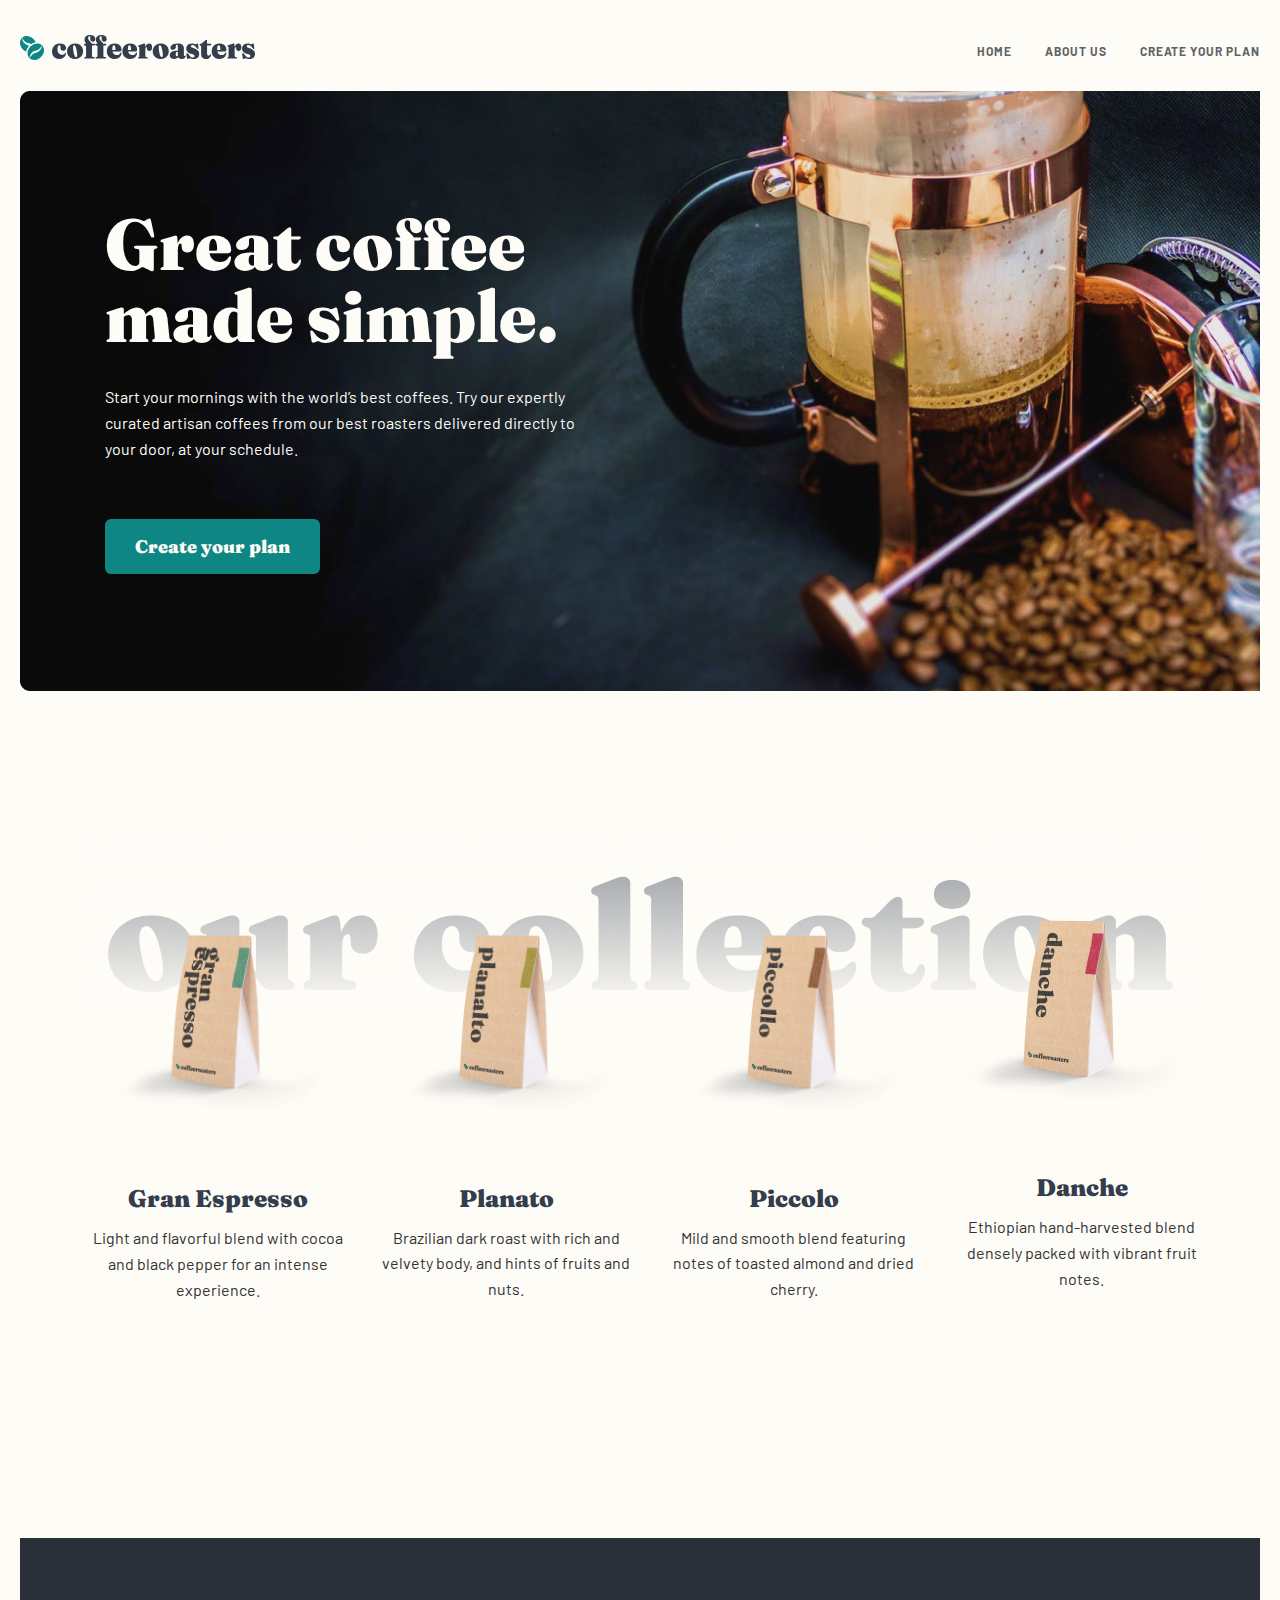
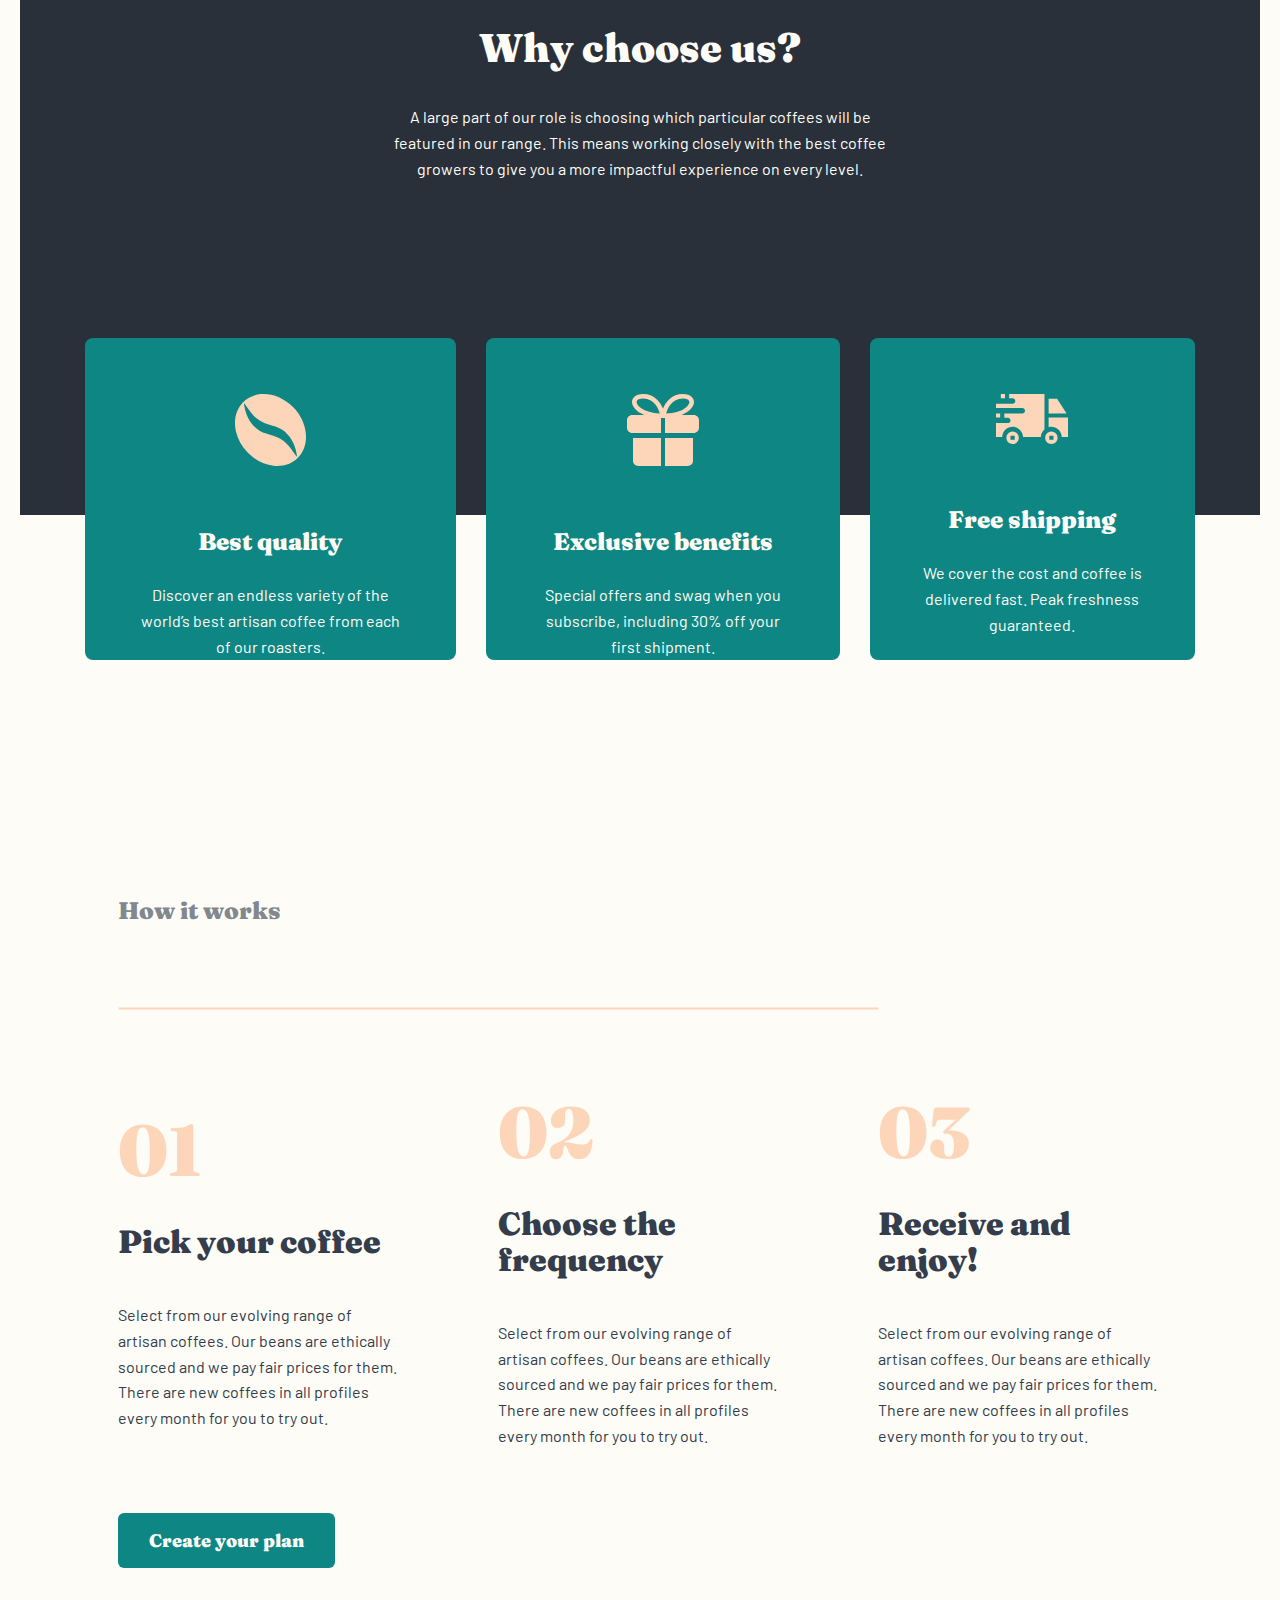
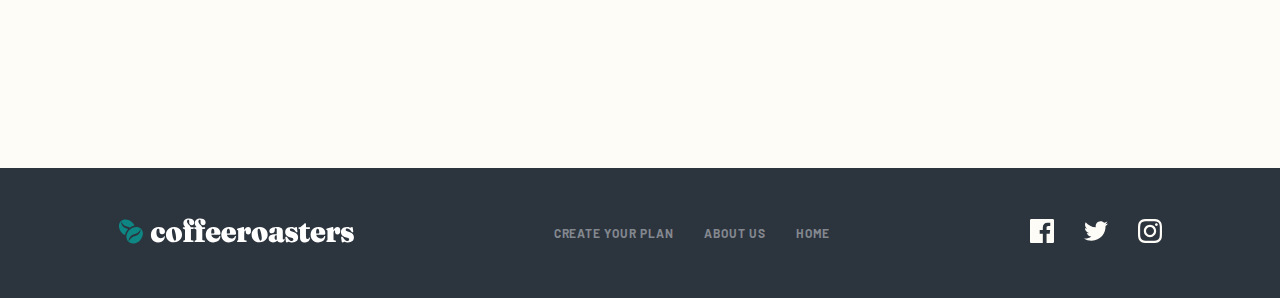
<file: index.html>
<!DOCTYPE html>
<html lang="en">
  <head>
    <meta charset="UTF-8" />
    <meta name="viewport" content="width='device-width', initial-scale=1.0" />
    <link rel="stylesheet" href="./css/main.css" />
    <title>Document</title>
  </head>
  <body>
    <header class="header">
      <div class="container">
        <div class="header__block">
          <div class="header__img">
            <img src="./images/header.svg" alt="" />
          </div>
          <ul class="header__list">
            <li class="header__item">
              <a href="#" class="header__link">HOME</a>
            </li>
            <li class="header__item">
              <a href="./about.html" class="header__link">ABOUT US</a>
            </li>
            <li class="header__item">
              <a href="#" class="header__link">Create your plan</a>
            </li>
          </ul>
        </div>
      </div>
    </header>
    <main>
      <section class="container">
        <div class="plan">
          <div class="plan__content">
            <h1 class="plan__title">Great coffee made simple.</h1>
            <p class="plan__text">
              Start your mornings with the world’s best coffees. Try our
              expertly curated artisan coffees from our best roasters delivered
              directly to your door, at your schedule.
            </p>
          </div>
          <button class="plan__btn">Create your plan</button>
        </div>
      </section>
      <section class="container collection__block">
        <div class="collection">
          <ul class="collection__list">
            <li class="collection__item">
              <div class="collection__img">
                <img src="./images/collection1.png" alt="Gran Espresso" />
              </div>
              <div class="collection__content">
                <h3 class="collection__title">Gran Espresso</h3>
                <p class="collection__text">
                  Light and flavorful blend with cocoa and black pepper for an
                  intense experience.
                </p>
              </div>
            </li>
            <li class="collection__item">
              <div class="collection__img">
                <img src="./images/collection2.png" alt="Planato" />
              </div>
              <div class="collection__content">
                <h3 class="collection__title">Planato</h3>
                <p class="collection__text">
                  Brazilian dark roast with rich and velvety body, and hints of
                  fruits and nuts.
                </p>
              </div>
            </li>
            <li class="collection__item">
              <div class="collection__img">
                <img src="./images/collection3.png" alt="Piccolo" />
              </div>
              <div class="collection__content">
                <h3 class="collection__title">Piccolo</h3>
                <p class="collection__text">
                  Mild and smooth blend featuring notes of toasted almond and
                  dried cherry.
                </p>
              </div>
            </li>
            <li class="collection__item">
              <div class="collection__img">
                <img src="./images/collection4.png" alt="Danche" />
              </div>
              <div class="collection__content">
                <h3 class="collection__title">Danche</h3>
                <p class="collection__text">
                  Ethiopian hand-harvested blend densely packed with vibrant
                  fruit notes.
                </p>
              </div>
            </li>
          </ul>
        </div>
      </section>
      <section class="container">
        <div class="choose">
          <div class="choose__content">
            <h2 class="choose__title">Why choose us?</h2>
            <p class="choose__text">
              A large part of our role is choosing which particular coffees will
              be featured in our range. This means working closely with the best
              coffee growers to give you a more impactful experience on every
              level.
            </p>
            <ul class="choose__list">
              <li class="choose__item element1">
                <div class="item__img">
                  <img src="./images/choose-item1.svg" alt="" />
                </div>
                <h3 class="item__title">Best quality</h3>
                <p class="item__text">
                  Discover an endless variety of the world’s best artisan coffee
                  from each of our roasters.
                </p>
              </li>
              <li class="choose__item element2">
                <div class="item__img">
                  <img src="./images/choose-item2.svg" alt="" />
                </div>
                <h3 class="item__title">Exclusive benefits</h3>
                <p class="item__text">
                  Special offers and swag when you subscribe, including 30% off
                  your first shipment.
                </p>
              </li>
              <li class="choose__item element3">
                <div class="item__img">
                  <img src="./images/choose-item3.svg" alt="" />
                </div>
                <h3 class="item__title">Free shipping</h3>
                <p class="item__text">
                  We cover the cost and coffee is delivered fast. Peak freshness
                  guaranteed.
                </p>
              </li>
            </ul>
          </div>
        </div>
      </section>
      <section class="works">
        <div class="container">
          <div class="works__block">
            <div class="works__img">
              <h2 class="works__title1">How it works</h2>
              <img src="./images/works-line.svg" alt="" />
            </div>
            <ul class="works__list">
              <li class="works__item">
                <h2 class="works__title">01</h2>
                <h3 class="works__subtitle">Pick your coffee</h3>
                <p class="works__text">
                  Select from our evolving range of artisan coffees. Our beans
                  are ethically sourced and we pay fair prices for them. There
                  are new coffees in all profiles every month for you to try
                  out.
                </p>
              </li>
              <li class="works__item">
                <h2 class="works__title">02</h2>
                <h3 class="works__subtitle">Choose the frequency</h3>
                <p class="works__text">
                  Select from our evolving range of artisan coffees. Our beans
                  are ethically sourced and we pay fair prices for them. There
                  are new coffees in all profiles every month for you to try
                  out.
                </p>
              </li>
              <li class="works__item">
                <h2 class="works__title">03</h2>
                <h3 class="works__subtitle">Receive and enjoy!</h3>
                <p class="works__text">
                  Select from our evolving range of artisan coffees. Our beans
                  are ethically sourced and we pay fair prices for them. There
                  are new coffees in all profiles every month for you to try
                  out.
                </p>
              </li>
            </ul>
            <button class="works__btn">Create your plan</button>
          </div>
        </div>
      </section>
    </main>
    <footer class="footer">
            <div class="footer__block">
                <ul class="footer__list">
                    <li class="footer__item">
                        <div class="footer__img">
                            <img src="./images/footer.svg" alt="">
                        </div>
                    </li>
                    <li class="footer__item">
                        <a class="footer__item__link" href="#">Create your plan</a>
                        <a class="footer__item__link" href="#">ABOUT US</a>
                        <a class="footer__item__link" href="#">HOME</a>
                    </li>
                    <li class="footer__item">
                        <a href="#">
                            <img src="./images/facebook.svg" alt="">
                        </a>
                        <a href="#">
                            <img src="./images/twitter.svg" alt="">
                        </a>
                        <a href="#">
                            <img src="./images/instagram.svg" alt="">
                        </a>
                    </li>
                </ul>
            </div>
    </footer>
  </body>
</html>
</file>
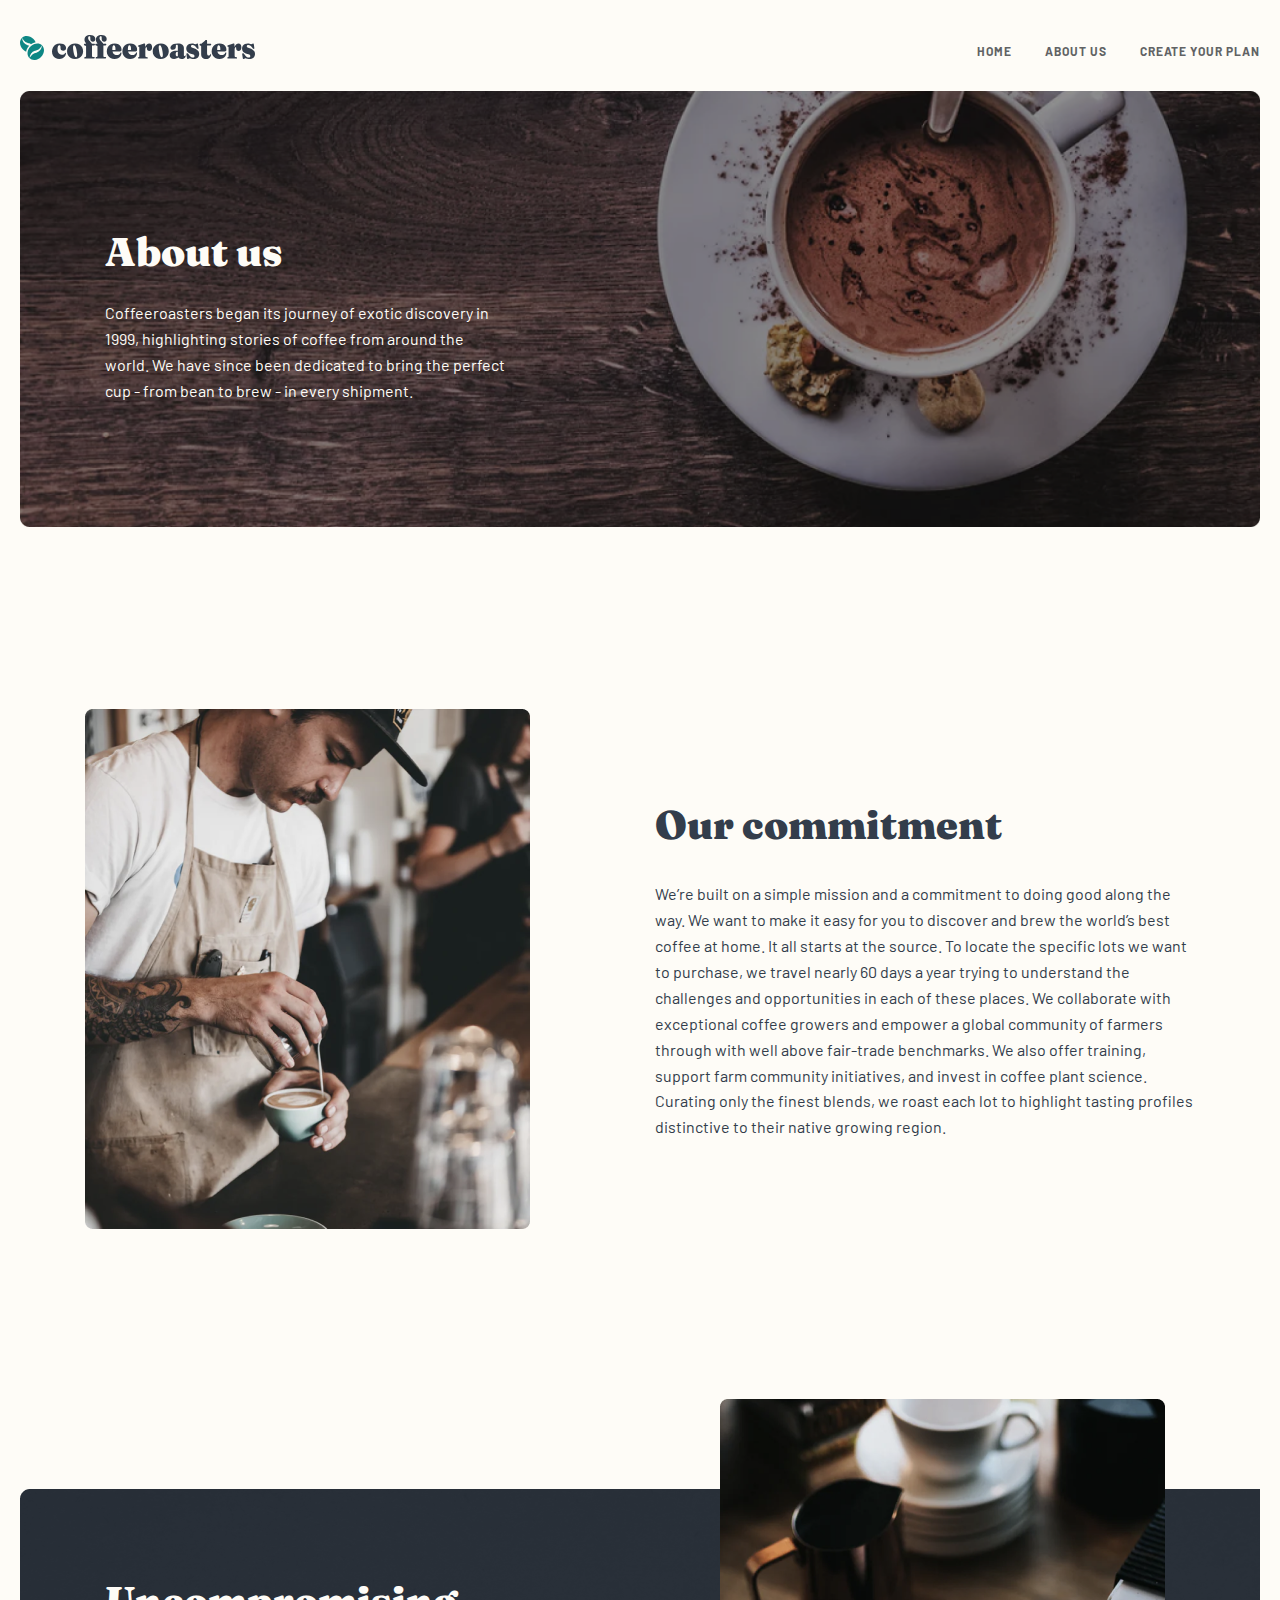
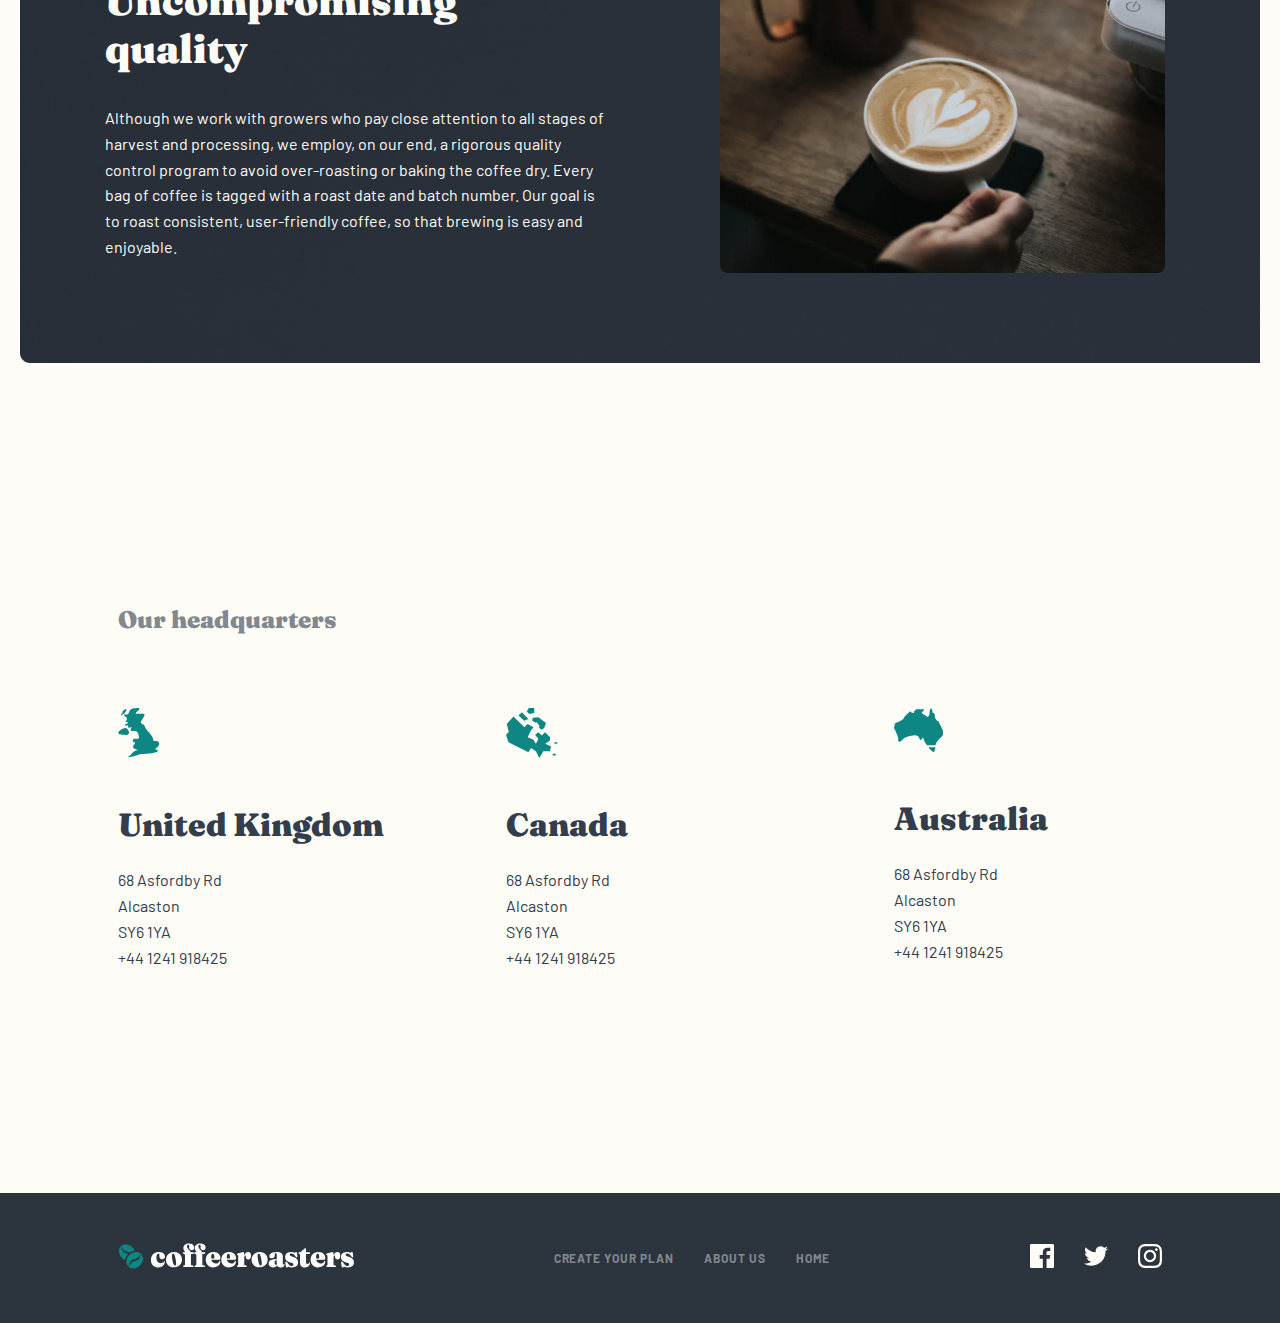
<file: about.html>
<!DOCTYPE html>
<html lang="en">
<head>
    <meta charset="UTF-8">
    <meta name="viewport" content="width=device-width, initial-scale=1.0">
    <link rel="stylesheet" href="./index.html">
    <link rel="stylesheet" href="./css/main.css">
    <title>Document</title>
</head>
<body>
    <header class="header">
        <div class="container">
          <div class="header__block">
            <div class="header__img">
              <img src="./images/header.svg" alt="" />
            </div>
            <ul class="header__list">
              <li class="header__item">
                <a href="#" class="header__link">HOME</a>
              </li>
              <li class="header__item">
                <a href="#" class="header__link">ABOUT US</a>
              </li>
              <li class="header__item">
                <a href="#" class="header__link">Create your plan</a>
              </li>
            </ul>
          </div>
        </div>
      </header>
      <main>
        <section class="about">
          <div class="container">
            <div class="about__block">
              <div class="about__content">
                <h1 class="about__title">About us</h1>
                <p class="about__text">Coffeeroasters began its journey of exotic discovery in 1999, highlighting stories of coffee from around the world. We have since been dedicated to bring the perfect cup - from bean to brew - in every shipment.</p>
              </div>
            </div>
          </div>
        </section>
        <section class="commit">
          <div class="container">
            <div class="commit__block">
              <div class="commit__img">
                <img src="./images/commit.png" alt="">
              </div>
              <div class="commit__content">
                <h2 class="commit__title">Our commitment</h2>
                <p class="commit__text">We’re built on a simple mission and a commitment to doing good along the way. We want to make it easy for you to discover and brew the world’s best coffee at home. It all starts at the source. To locate the specific lots we want to purchase, we travel nearly 60 days a year trying to understand the challenges and opportunities in each of these places. We collaborate with exceptional coffee growers and empower a global community of farmers through with well above fair-trade benchmarks. We also offer training, support farm community initiatives, and invest in coffee plant science. Curating only the finest blends, we roast each lot to highlight tasting profiles distinctive to their native growing region.</p>
              </div>
            </div>
          </div>
        </section>
        <section class="quality">
          <div class="container">
            <div class="quality__block">
              <div class="quality__content">
                <h2 class="quality__title">Uncompromising quality</h2>
                <p class="quality__text">Although we work with growers who pay close attention to all stages of harvest and processing, we employ, on our end, a rigorous quality control program to avoid over-roasting or baking the coffee dry. Every bag of coffee is tagged with a roast date and batch number. Our goal is to roast consistent, user-friendly coffee, so that brewing is easy and enjoyable.</p>
              </div>
              <div class="quality__img">
                <img src="./images/quality.png" alt="">
              </div>
            </div>
          </div>
        </section>
        <section class="headquartes">
          <div class="container">
            <div class="headquartes__block">
              <h2 class="headquartes__title">Our headquarters</h2>
              <ul class="headquartes__list">
                <li class="headquartes__item">
                  <div class="item__img">
                    <img src="./images/headquartes.svg" alt="">
                  </div>
                  <h3 class="headq__item__title">United Kingdom</h3>
                  <p class="headq__item__text">68  Asfordby Rd <br>
                    Alcaston <br>
                    SY6 1YA <br>
                    +44 1241 918425 <br></p>
                </li>
                <li class="headquartes__item">
                  <div class="item__img">
                    <img src="./images/headquartes2.svg" alt="">
                  </div>
                  <h3 class="headq__item__title">Canada</h3>
                  <p class="headq__item__text">68  Asfordby Rd <br>
                    Alcaston <br>
                    SY6 1YA <br>
                    +44 1241 918425 <br></p>
                </li>
                <li class="headquartes__item">
                  <div class="item__img">
                    <img src="./images/headquartes3.svg" alt="">
                  </div>
                  <h3 class="headq__item__title">Australia</h3>
                  <p class="headq__item__text">68  Asfordby Rd <br>
                    Alcaston <br>
                    SY6 1YA <br>
                    +44 1241 918425 <br></p>
                </li>
              </ul>
            </div>
          </div>
        </section>
      </main>
      <footer class="footer">
        <div class="footer__block">
            <ul class="footer__list">
                <li class="footer__item">
                    <div class="footer__img">
                        <img src="./images/footer.svg" alt="">
                    </div>
                </li>
                <li class="footer__item">
                    <a class="footer__item__link" href="#">Create your plan</a>
                    <a class="footer__item__link" href="#">ABOUT US</a>
                    <a class="footer__item__link" href="#">HOME</a>
                </li>
                <li class="footer__item">
                    <a href="#">
                        <img src="./images/facebook.svg" alt="">
                    </a>
                    <a href="#">
                        <img src="./images/twitter.svg" alt="">
                    </a>
                    <a href="#">
                        <img src="./images/instagram.svg" alt="">
                    </a>
                </li>
            </ul>
        </div>
</footer>
</body>
</html>
</file>
<file: css/main.css>
@import url("https://fonts.googleapis.com/css2?family=Fraunces:ital,opsz,wght@0,9..144,100..900;1,9..144,100..900&display=swap");
@import url("https://fonts.googleapis.com/css2?family=Barlow:ital,wght@0,100;0,200;0,300;0,400;0,500;0,600;0,700;0,800;0,900;1,100;1,200;1,300;1,400;1,500;1,600;1,700;1,800;1,900&display=swap");
:root {
  --font-family: "Fraunces", sans-serif;
  --second-family: "Barlow", sans-serif;
  --third-family: "Fraunces", sans-serif;
}

html {
  -webkit-box-sizing: border-box;
          box-sizing: border-box;
}

*,
*::before,
*::after {
  -webkit-box-sizing: inherit;
          box-sizing: inherit;
}

h1,
h2,
h3,
h4,
p {
  margin: 0;
}

ul,
ol {
  margin: 0;
  padding: 0;
  list-style: none;
}

a {
  text-decoration: none;
  color: unset;
  display: inline-block;
}

button {
  cursor: pointer;
  border: none;
}

body {
  margin: 0;
  font-family: "Fraunces", serif;
  background: #fefcf7;
}

.container {
  max-width: 1320px;
  padding-left: 20px;
  padding-right: 20px;
  margin-left: auto;
  margin-right: auto;
}

.header {
  padding-top: 35px;
  padding-bottom: 27px;
}

.header__block {
  display: -webkit-box;
  display: -ms-flexbox;
  display: flex;
  -webkit-box-pack: justify;
      -ms-flex-pack: justify;
          justify-content: space-between;
  -webkit-box-align: center;
      -ms-flex-align: center;
          align-items: center;
}

.header__list {
  display: -webkit-box;
  display: -ms-flexbox;
  display: flex;
  gap: 33px;
}

.header__link {
  font-family: var(--second-family);
  font-weight: 700;
  font-size: 12px;
  line-height: 125%;
  letter-spacing: 0.08em;
  text-transform: uppercase;
  color: #616264;
}

.plan {
  background-image: url(../../images/Bitmap.jpg);
  width: 100%;
  height: 600px;
  background-size: cover;
  padding: 117px 702px 116px 85px;
  padding-bottom: 123px;
}

.plan__content {
  width: 493px;
  height: 255px;
  margin-bottom: 56px;
}

.plan__title {
  font-family: var(--font-family);
  font-weight: 900;
  font-size: 72px;
  line-height: 100%;
  color: #fefcf7;
  margin-bottom: 32px;
}

.plan__text {
  font-family: var(--second-family);
  font-weight: 400;
  font-size: 16px;
  line-height: 162%;
  color: #fefcf7;
}

.plan__btn {
  padding: 15px 30px;
  font-family: var(--font-family);
  font-weight: 900;
  font-size: 18px;
  line-height: 139%;
  text-align: center;
  color: #fefcf7;
  border-radius: 6px;
  background: #0e8784;
}

.collection__block {
  padding-top: 123px;
  position: relative;
  width: 1151px;
}

.collection {
  width: 100%;
  height: 524px;
  background-image: url(../../images/collection.png);
  background-size: contain;
  -o-object-fit: cover;
     object-fit: cover;
  background-repeat: no-repeat;
}

.collection__list {
  display: grid;
  grid-template-columns: repeat(4, 1fr);
  gap: 20px;
  padding: 0;
  position: absolute;
  bottom: 35px;
}

.collection__item {
  display: -webkit-box;
  display: -ms-flexbox;
  display: flex;
  -webkit-box-orient: vertical;
  -webkit-box-direction: normal;
      -ms-flex-direction: column;
          flex-direction: column;
  -webkit-box-align: center;
      -ms-flex-align: center;
          align-items: center;
  text-align: center;
  border: none;
}

.collection__img img {
  width: 100%;
  max-width: 250px;
  height: auto;
  margin-bottom: 60px;
}

.collection__title {
  font-family: var(--font-family);
  font-weight: 900;
  font-size: 24px;
  line-height: 133%;
  text-align: center;
  color: #333d4b;
  margin: 10px 0;
}

.collection__text {
  font-family: var(--second-family);
  font-weight: 400;
  font-size: 16px;
  line-height: 162%;
  text-align: center;
  color: #333d4b;
  color: #333;
}

.choose {
  width: 100%;
  height: 577px;
  background: #293039;
  margin-top: 200px;
  position: relative;
}

.choose__content {
  padding: 86px 370px 243px 370px;
}

.choose__title {
  font-family: var(--font-family);
  font-weight: 900;
  font-size: 40px;
  line-height: 120%;
  text-align: center;
  color: #fefcf7;
  margin-bottom: 32px;
}

.choose__text {
  font-family: var(--second-family);
  font-weight: 400;
  font-size: 16px;
  line-height: 162%;
  text-align: center;
  color: #fefcf7;
}

.choose__list {
  display: -webkit-box;
  display: -ms-flexbox;
  display: flex;
  -webkit-box-pack: justify;
      -ms-flex-pack: justify;
          justify-content: space-between;
  gap: 30px;
  position: absolute;
  top: 400px;
  width: 1110px;
  left: 50%;
  -webkit-transform: translateX(-50%);
          transform: translateX(-50%);
}

.choose__item {
  border-radius: 8px;
  background: #0e8784;
  display: -webkit-box;
  display: -ms-flexbox;
  display: flex;
  -webkit-box-orient: vertical;
  -webkit-box-direction: normal;
      -ms-flex-direction: column;
          flex-direction: column;
  -webkit-box-align: center;
      -ms-flex-align: center;
          align-items: center;
}

.choose__item img {
  padding: 56px 0;
}

.item__title {
  font-family: var(--font-family);
  font-weight: 900;
  font-size: 24px;
  line-height: 32px;
  text-align: center;
  color: #fefcf7;
  margin-bottom: 24px;
}

.item__text {
  font-family: var(--second-family);
  font-weight: 400;
  font-size: 16px;
  line-height: 26px;
  text-align: center;
  color: #fefcf7;
  padding: 0 47px;
}

.works {
  display: -webkit-box;
  display: -ms-flexbox;
  display: flex;
  -webkit-box-align: center;
      -ms-flex-align: center;
          align-items: center;
}

.works__block {
  max-width: 1045px;
  padding-top: 380px;
}

.works__title1 {
  font-family: var(--font-family);
  font-weight: 900;
  font-size: 24px;
  line-height: 133%;
  color: #83888f;
  margin-bottom: 80px;
}

.works__img img {
  margin-bottom: 82px;
}

.works__list {
  display: -webkit-box;
  display: -ms-flexbox;
  display: flex;
  -webkit-box-pack: justify;
      -ms-flex-pack: justify;
          justify-content: space-between;
  -webkit-box-align: center;
      -ms-flex-align: center;
          align-items: center;
  gap: 95px;
}

.works__title {
  font-family: var(--font-family);
  font-weight: 900;
  font-size: 72px;
  line-height: 100%;
  color: #fdd6ba;
  margin-bottom: 38px;
}

.works__subtitle {
  font-family: var(--font-family);
  font-weight: 900;
  font-size: 32px;
  line-height: 112%;
  color: #333d4b;
  margin-bottom: 42px;
}

.works__text {
  font-family: var(--second-family);
  font-weight: 400;
  font-size: 16px;
  line-height: 162%;
  color: #333d4b;
}

.works__btn {
  margin-top: 64px;
  padding: 15px 31px;
  font-family: var(--font-family);
  font-weight: 900;
  font-size: 18px;
  line-height: 139%;
  text-align: center;
  color: #fefcf7;
  border-radius: 6px;
  background: #0e8784;
}

.footer {
  margin-top: 200px;
}

.footer__block {
  width: 100%;
  background: #2c343e;
  padding: 50px;
}

.footer__list {
  display: -webkit-box;
  display: -ms-flexbox;
  display: flex;
  -webkit-box-pack: center;
      -ms-flex-pack: center;
          justify-content: center;
  gap: 200px;
}

.footer__item {
  display: -webkit-box;
  display: -ms-flexbox;
  display: flex;
  -webkit-box-pack: justify;
      -ms-flex-pack: justify;
          justify-content: space-between;
  -webkit-box-align: center;
      -ms-flex-align: center;
          align-items: center;
  gap: 30px;
}

.footer__item__link {
  font-family: var(--second-family);
  font-weight: 700;
  font-size: 12px;
  line-height: 125%;
  letter-spacing: 0.08em;
  text-transform: uppercase;
  color: #83888f;
}

.about__block {
  background-image: url(../../images/about-bacground.png);
  background-size: contain;
  background-repeat: no-repeat;
}

.about__content {
  padding: 137px 750px 137px 85px;
}

.about__title {
  font-family: var(--font-family);
  font-weight: 900;
  font-size: 40px;
  line-height: 120%;
  color: #fefcf7;
  padding-bottom: 24px;
}

.about__text {
  font-family: var(--second-family);
  font-weight: 400;
  font-size: 16px;
  line-height: 162%;
  color: #fefcf7;
}

.commit__block {
  padding-top: 168px;
  width: 1110px;
  margin-left: auto;
  margin-right: auto;
  display: -webkit-box;
  display: -ms-flexbox;
  display: flex;
  -webkit-box-pack: justify;
      -ms-flex-pack: justify;
          justify-content: space-between;
  -webkit-box-align: center;
      -ms-flex-align: center;
          align-items: center;
  gap: 125px;
}

.commit__img img {
  max-width: 445px;
  height: 520px;
}

.commit__title {
  font-family: var(--font-family);
  font-weight: 900;
  font-size: 40px;
  line-height: 120%;
  color: #333d4b;
  margin-bottom: 32px;
}

.commit__text {
  font-family: var(--second-family);
  font-weight: 400;
  font-size: 16px;
  line-height: 162%;
  color: #333d4b;
}

.quality__block {
  background-image: url(../../images/quality-bcg.png);
  background-repeat: no-repeat;
  background-size: auto;
  margin-top: 256px;
  position: relative;
}

.quality__content {
  padding: 88px 655px 176px 85px;
}

.quality__title {
  font-family: var(--font-family);
  font-weight: 900;
  font-size: 40px;
  line-height: 120%;
  color: #fefcf7;
  margin-bottom: 32px;
}

.quality__text {
  font-family: var(--second-family);
  font-weight: 400;
  font-size: 16px;
  line-height: 162%;
  color: #fefcf7;
}

.quality__img {
  position: absolute;
  top: -90px;
  left: 700px;
}

.headquartes {
  padding-top: 168px;
}

.headquartes__block {
  max-width: 1045px;
  margin-left: auto;
  margin-right: auto;
}

.headquartes__title {
  font-family: var(--font-family);
  font-weight: 900;
  font-size: 24px;
  line-height: 133%;
  color: #83888f;
  margin-bottom: 72px;
}

.headquartes__list {
  display: -webkit-box;
  display: -ms-flexbox;
  display: flex;
  -webkit-box-pack: justify;
      -ms-flex-pack: justify;
          justify-content: space-between;
  -webkit-box-align: center;
      -ms-flex-align: center;
          align-items: center;
  gap: 120px;
}

.headquartes__item {
  width: 285px;
  height: 285px;
}

.headq__item__title {
  margin-top: 45px;
  font-family: var(--font-family);
  font-weight: 900;
  font-size: 32px;
  line-height: 112%;
  color: #333d4b;
  margin-bottom: 24px;
}

.headq__item__text {
  font-family: var(--second-family);
  font-weight: 400;
  font-size: 16px;
  line-height: 162%;
  color: #333d4b;
}

.footer {
  margin-top: 200px;
}

.footer__block {
  width: 100%;
  background: #2c343e;
  padding: 50px;
}

.footer__list {
  display: -webkit-box;
  display: -ms-flexbox;
  display: flex;
  -webkit-box-pack: center;
      -ms-flex-pack: center;
          justify-content: center;
  gap: 200px;
}

.footer__item {
  display: -webkit-box;
  display: -ms-flexbox;
  display: flex;
  -webkit-box-pack: justify;
      -ms-flex-pack: justify;
          justify-content: space-between;
  -webkit-box-align: center;
      -ms-flex-align: center;
          align-items: center;
  gap: 30px;
}

.footer__item__link {
  font-family: var(--second-family);
  font-weight: 700;
  font-size: 12px;
  line-height: 125%;
  letter-spacing: 0.08em;
  text-transform: uppercase;
  color: #83888f;
}/*# sourceMappingURL=main.css.map */
</file>
